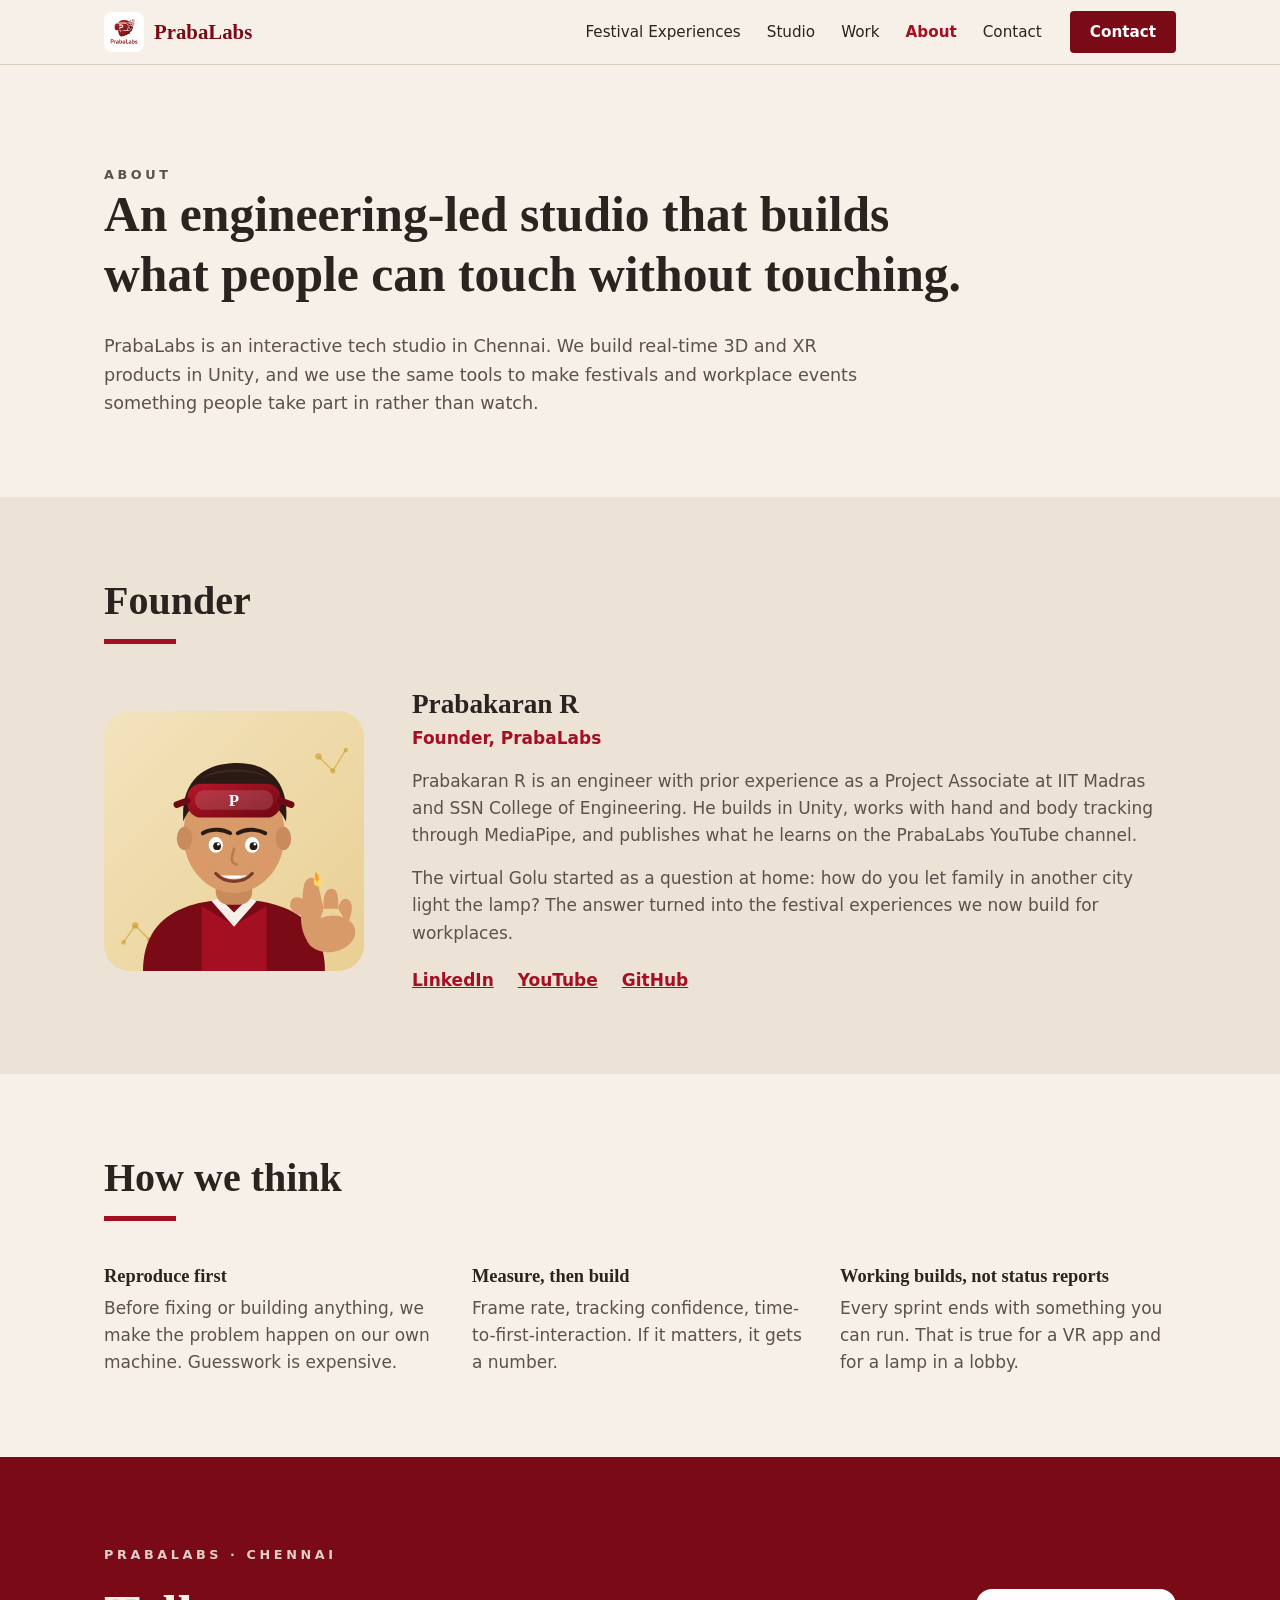
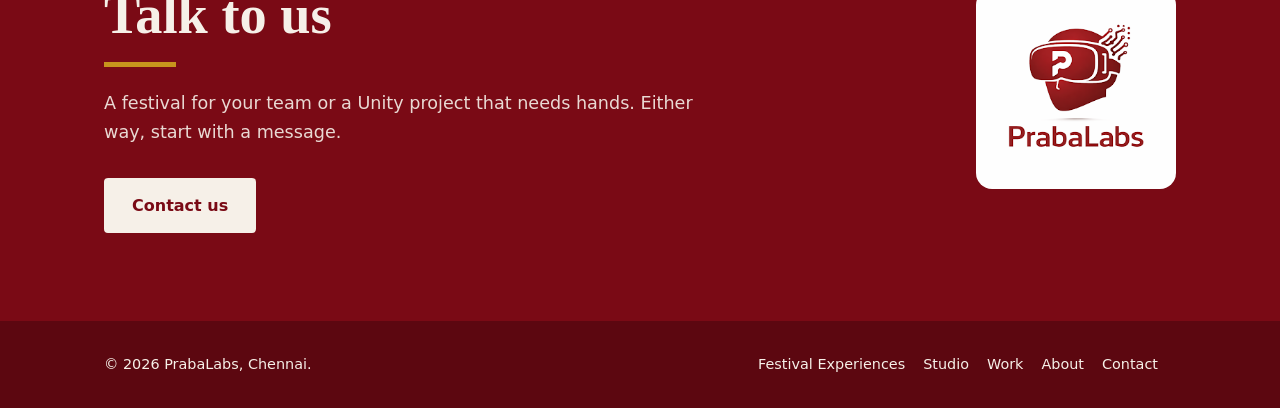
<file: about.html>
<!DOCTYPE html>
<html lang="en">
<head>
  <meta charset="utf-8">
  <meta name="viewport" content="width=device-width, initial-scale=1">
  <title>About | PrabaLabs</title>
  <meta name="description" content="PrabaLabs is an engineering-led interactive tech studio in Chennai founded by Prabakaran R, building touch-free festival experiences and Unity XR products.">
  <link rel="canonical" href="https://prabalabs.github.io/about.html">
  <meta property="og:title" content="About PrabaLabs">
  <meta property="og:description" content="An engineering-led interactive tech studio in Chennai.">
  <meta property="og:image" content="https://prabalabs.github.io/assets/logo.png">
  <meta property="og:type" content="website">
  <link rel="icon" href="assets/logo.png">
  <link rel="stylesheet" href="style.css">
</head>
<body>

  <header class="nav">
    <div class="wrap nav-inner">
      <a class="brand" href="index.html">
        <img src="assets/logo.png" alt="" width="40" height="40">
        <span>PrabaLabs</span>
      </a>
      <button class="nav-toggle" aria-label="Menu" aria-expanded="false"><span></span><span></span><span></span></button>
      <nav class="nav-links" aria-label="Main">
        <a href="festivals.html">Festival Experiences</a>
        <a href="services.html">Studio</a>
        <a href="work.html">Work</a>
        <a href="about.html" aria-current="page">About</a>
        <a href="contact.html">Contact</a>
      </nav>
      <a class="btn btn-small" href="contact.html">Contact</a>
    </div>
  </header>

  <main id="top">

    <section class="hero">
      <div class="wrap about">
        <p class="eyebrow">About</p>
        <h1>An engineering-led studio that builds what people can touch without touching.</h1>
        <p class="lead">PrabaLabs is an interactive tech studio in Chennai. We build real-time 3D and XR products in Unity, and we use the same tools to make festivals and workplace events something people take part in rather than watch.</p>
      </div>
    </section>

    <section class="section section-alt">
      <div class="wrap">
        <h2>Founder</h2>
        <div class="founder">
          <img src="assets/prabagaran.svg" alt="Cartoon portrait of Prabakaran R wearing a VR headset on his forehead and making the lamp-lighting pinch gesture" width="260" height="260">
          <div>
            <h3>Prabakaran R</h3>
            <p class="role">Founder, PrabaLabs</p>
            <p>Prabakaran R is an engineer with prior experience as a Project Associate at IIT Madras and SSN College of Engineering. He builds in Unity, works with hand and body tracking through MediaPipe, and publishes what he learns on the PrabaLabs YouTube channel.</p>
            <p>The virtual Golu started as a question at home: how do you let family in another city light the lamp? The answer turned into the festival experiences we now build for workplaces.</p>
            <p class="contact-links" style="margin-top:20px"><a href="https://www.linkedin.com/in/praba-in" target="_blank" rel="noopener">LinkedIn</a> <a href="https://www.youtube.com/@PrabaLabs" target="_blank" rel="noopener">YouTube</a> <a href="https://github.com/PrabaLabs" target="_blank" rel="noopener">GitHub</a></p>
          </div>
        </div>
      </div>
    </section>

    <section class="section">
      <div class="wrap">
        <h2>How we think</h2>
        <div class="values">
          <div>
            <h3>Reproduce first</h3>
            <p>Before fixing or building anything, we make the problem happen on our own machine. Guesswork is expensive.</p>
          </div>
          <div>
            <h3>Measure, then build</h3>
            <p>Frame rate, tracking confidence, time-to-first-interaction. If it matters, it gets a number.</p>
          </div>
          <div>
            <h3>Working builds, not status reports</h3>
            <p>Every sprint ends with something you can run. That is true for a VR app and for a lamp in a lobby.</p>
          </div>
        </div>
      </div>
    </section>

    <section class="contact">
      <div class="wrap contact-grid">
        <div>
          <p class="eyebrow">PrabaLabs · Chennai</p>
          <h2>Talk to us</h2>
          <p class="lead">A festival for your team or a Unity project that needs hands. Either way, start with a message.</p>
          <div class="actions">
            <a class="btn btn-light" href="contact.html">Contact us</a>
          </div>
        </div>
        <img class="contact-logo" src="assets/logo.png" alt="PrabaLabs logo" width="200" height="200" loading="lazy">
      </div>
    </section>

  </main>

  <footer class="footer">
    <div class="wrap">
      <p>© <span id="year">2026</span> PrabaLabs, Chennai.</p>
      <p><a href="festivals.html">Festival Experiences</a><a href="services.html">Studio</a><a href="work.html">Work</a><a href="about.html">About</a><a href="contact.html">Contact</a></p>
    </div>
  </footer>

  <script src="site.js"></script>
</body>
</html>
</file>
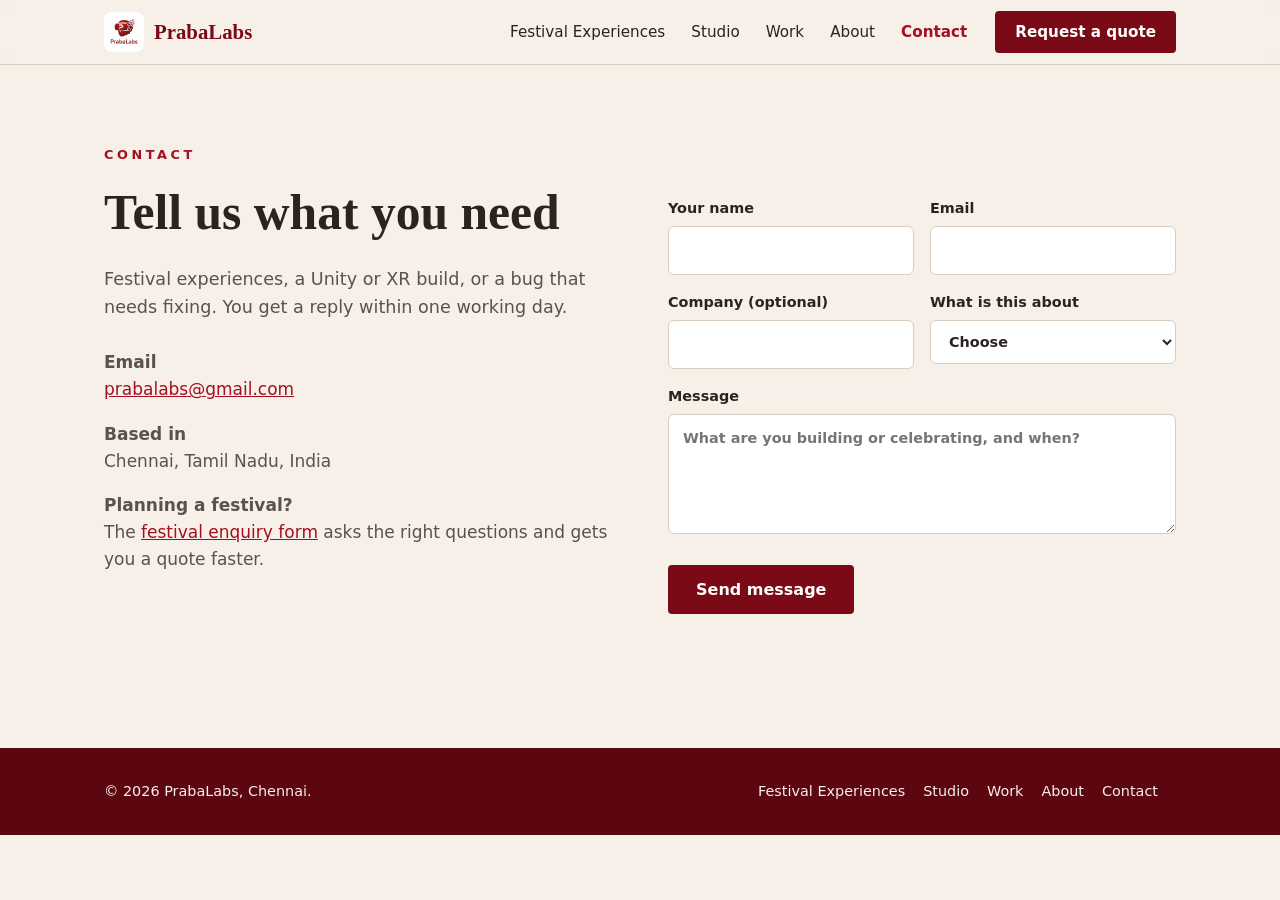
<file: contact.html>
<!DOCTYPE html>
<html lang="en">
<head>
  <meta charset="utf-8">
  <meta name="viewport" content="width=device-width, initial-scale=1">
  <title>Contact | PrabaLabs</title>
  <meta name="description" content="Contact PrabaLabs in Chennai for festival experiences, Unity and XR development, or troubleshooting. Reply within one working day.">
  <link rel="canonical" href="https://prabalabs.github.io/contact.html">
  <meta property="og:title" content="Contact PrabaLabs">
  <meta property="og:description" content="Festival experiences, Unity and XR development, troubleshooting. Reply within one working day.">
  <meta property="og:image" content="https://prabalabs.github.io/assets/logo.png">
  <meta property="og:type" content="website">
  <link rel="icon" href="assets/logo.png">
  <link rel="stylesheet" href="style.css">
</head>
<body>

  <header class="nav">
    <div class="wrap nav-inner">
      <a class="brand" href="index.html">
        <img src="assets/logo.png" alt="" width="40" height="40">
        <span>PrabaLabs</span>
      </a>
      <button class="nav-toggle" aria-label="Menu" aria-expanded="false"><span></span><span></span><span></span></button>
      <nav class="nav-links" aria-label="Main">
        <a href="festivals.html">Festival Experiences</a>
        <a href="services.html">Studio</a>
        <a href="work.html">Work</a>
        <a href="about.html">About</a>
        <a href="contact.html" aria-current="page">Contact</a>
      </nav>
      <a class="btn btn-small" href="festivals.html#enquire">Request a quote</a>
    </div>
  </header>

  <main id="top">

    <section class="section">
      <div class="wrap form-grid">
        <div>
          <p class="eyebrow">Contact</p>
          <h1>Tell us what you need</h1>
          <p class="lead">Festival experiences, a Unity or XR build, or a bug that needs fixing. You get a reply within one working day.</p>
          <p class="muted" style="margin-top:28px"><strong>Email</strong><br><a href="mailto:prabalabs@gmail.com">prabalabs@gmail.com</a></p>
          <p class="muted"><strong>Based in</strong><br>Chennai, Tamil Nadu, India</p>
          <p class="muted"><strong>Planning a festival?</strong><br>The <a href="festivals.html#enquire">festival enquiry form</a> asks the right questions and gets you a quote faster.</p>
          <p class="contact-links" style="margin-top:28px"><a href="https://www.linkedin.com/in/praba-in" target="_blank" rel="noopener">LinkedIn</a> <a href="https://www.youtube.com/@PrabaLabs" target="_blank" rel="noopener">YouTube</a> <a href="https://github.com/PrabaLabs" target="_blank" rel="noopener">GitHub</a></p>
        </div>
        <form class="form" data-web3forms action="https://api.web3forms.com/submit" method="POST">
          <input type="hidden" name="access_key" value="YOUR_WEB3FORMS_ACCESS_KEY">
          <input type="hidden" name="subject" value="Enquiry from the PrabaLabs website">
          <input type="hidden" name="from_name" value="PrabaLabs website">
          <input type="checkbox" name="botcheck" class="hp" tabindex="-1" autocomplete="off">
          <div class="row">
            <label>Your name<input type="text" name="name" required autocomplete="name"></label>
            <label>Email<input type="email" name="email" required autocomplete="email"></label>
          </div>
          <div class="row">
            <label>Company (optional)<input type="text" name="company" autocomplete="organization"></label>
            <label>What is this about
              <select name="topic" required>
                <option value="">Choose</option>
                <option>Festival experience</option>
                <option>Unity or XR development</option>
                <option>Troubleshooting a project</option>
                <option>Workshop or training</option>
                <option>Something else</option>
              </select>
            </label>
          </div>
          <label>Message<textarea name="message" required placeholder="What are you building or celebrating, and when?"></textarea></label>
          <button class="btn" type="submit">Send message</button>
          <p class="status" aria-live="polite"></p>
        </form>
      </div>
    </section>

  </main>

  <footer class="footer">
    <div class="wrap">
      <p>© <span id="year">2026</span> PrabaLabs, Chennai.</p>
      <p><a href="festivals.html">Festival Experiences</a><a href="services.html">Studio</a><a href="work.html">Work</a><a href="about.html">About</a><a href="contact.html">Contact</a></p>
    </div>
  </footer>

  <script src="site.js"></script>
</body>
</html>
</file>
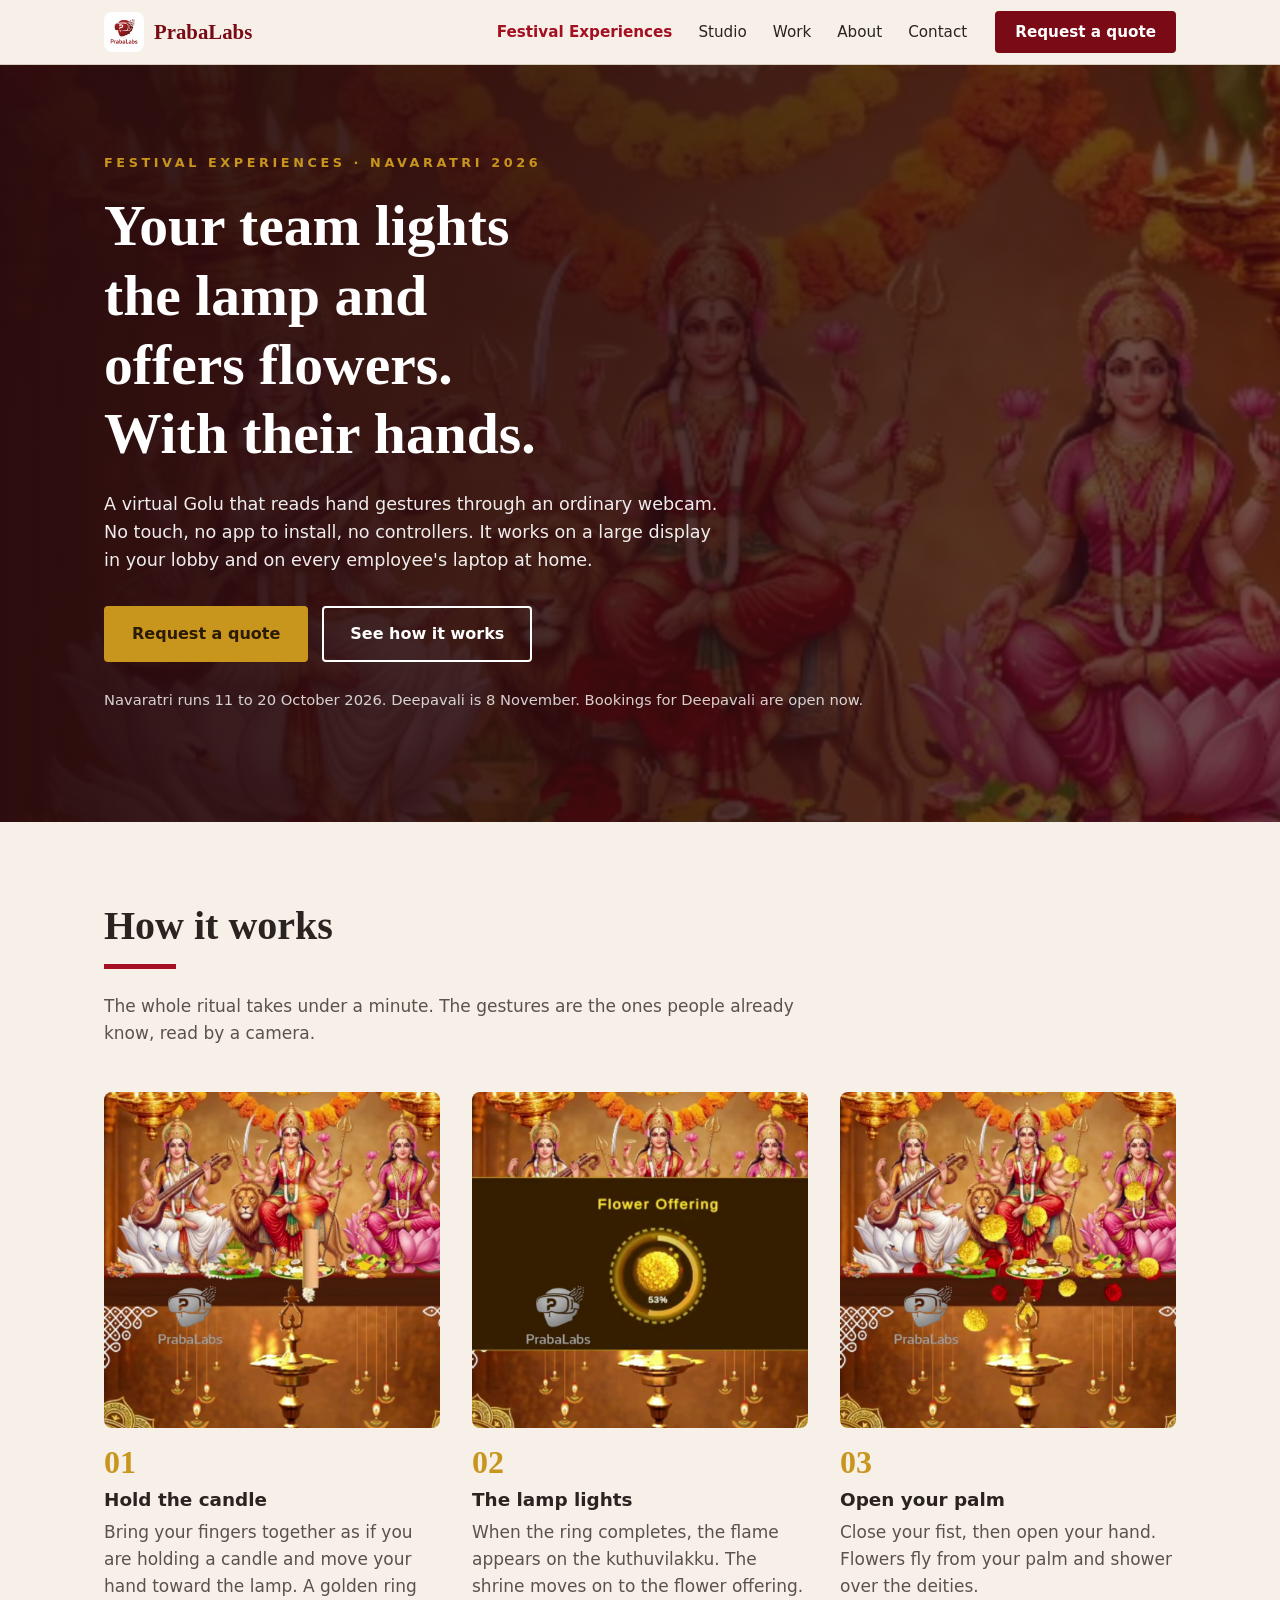
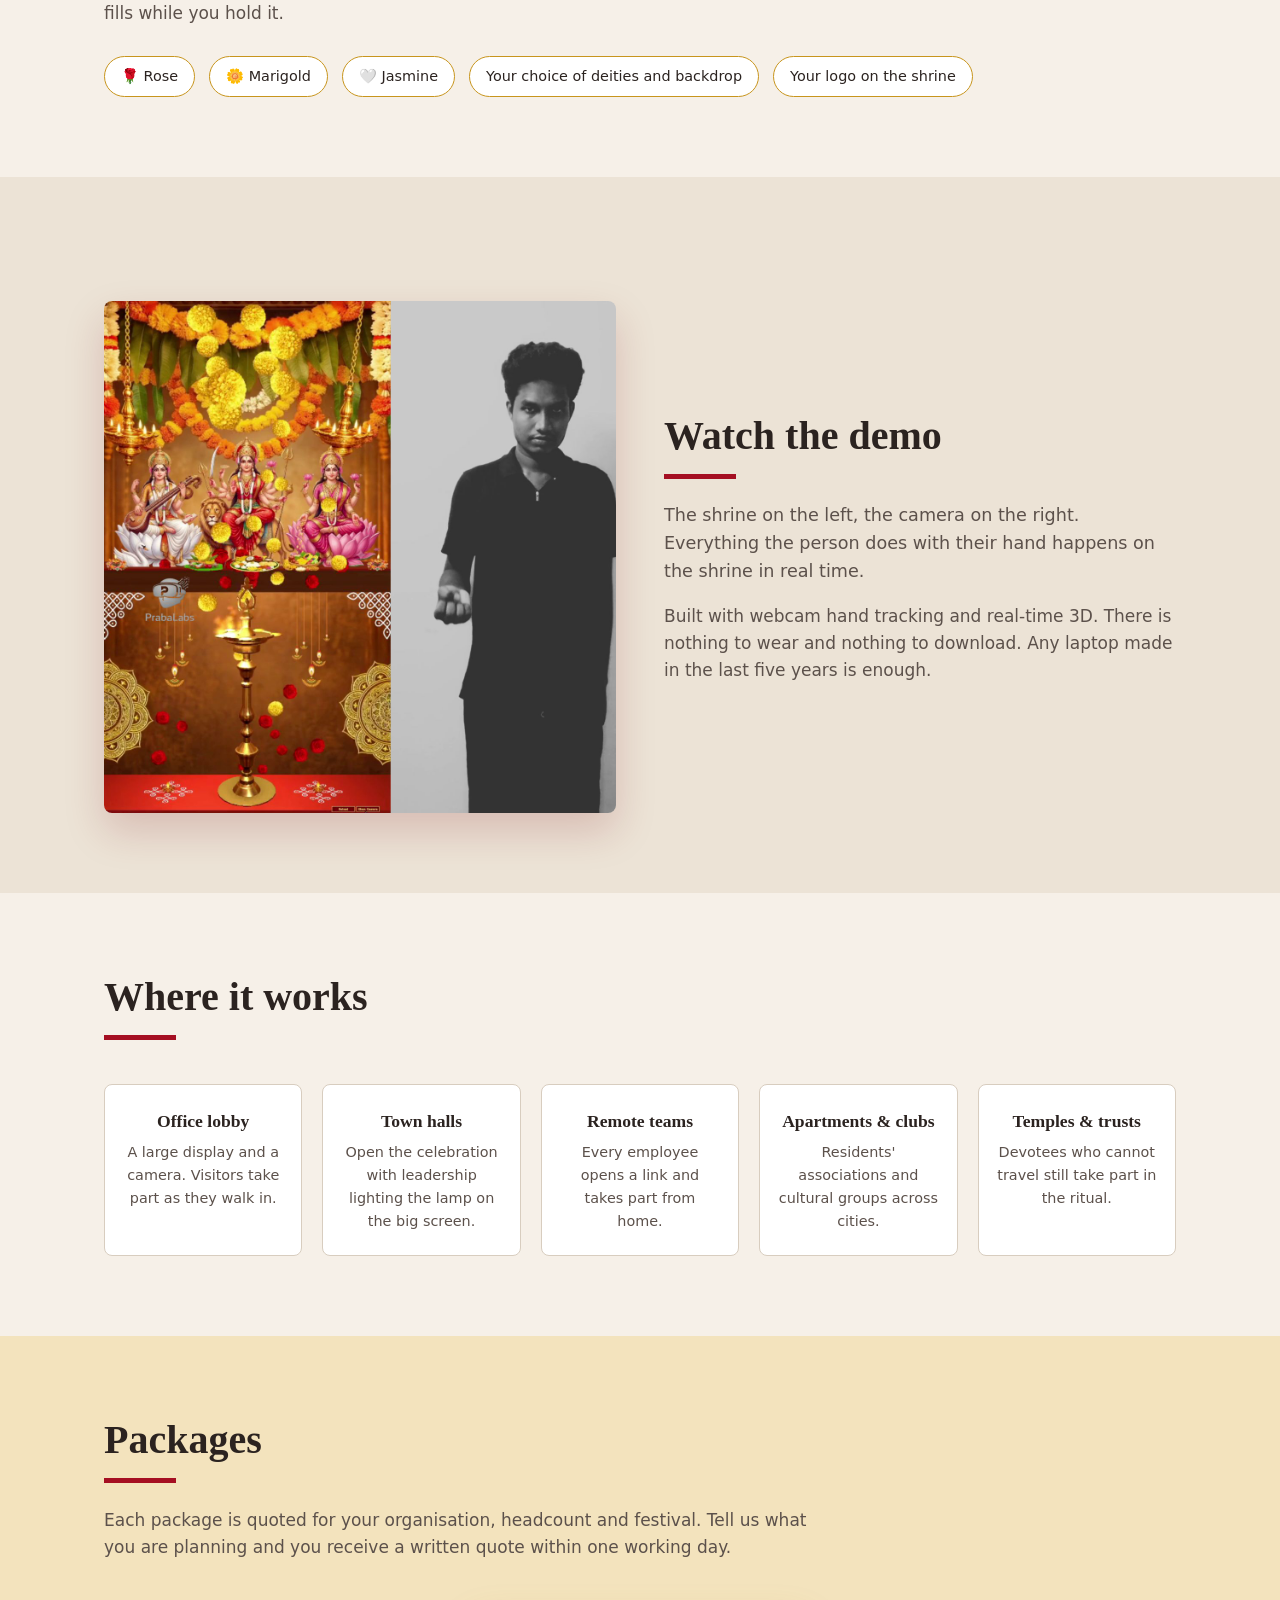
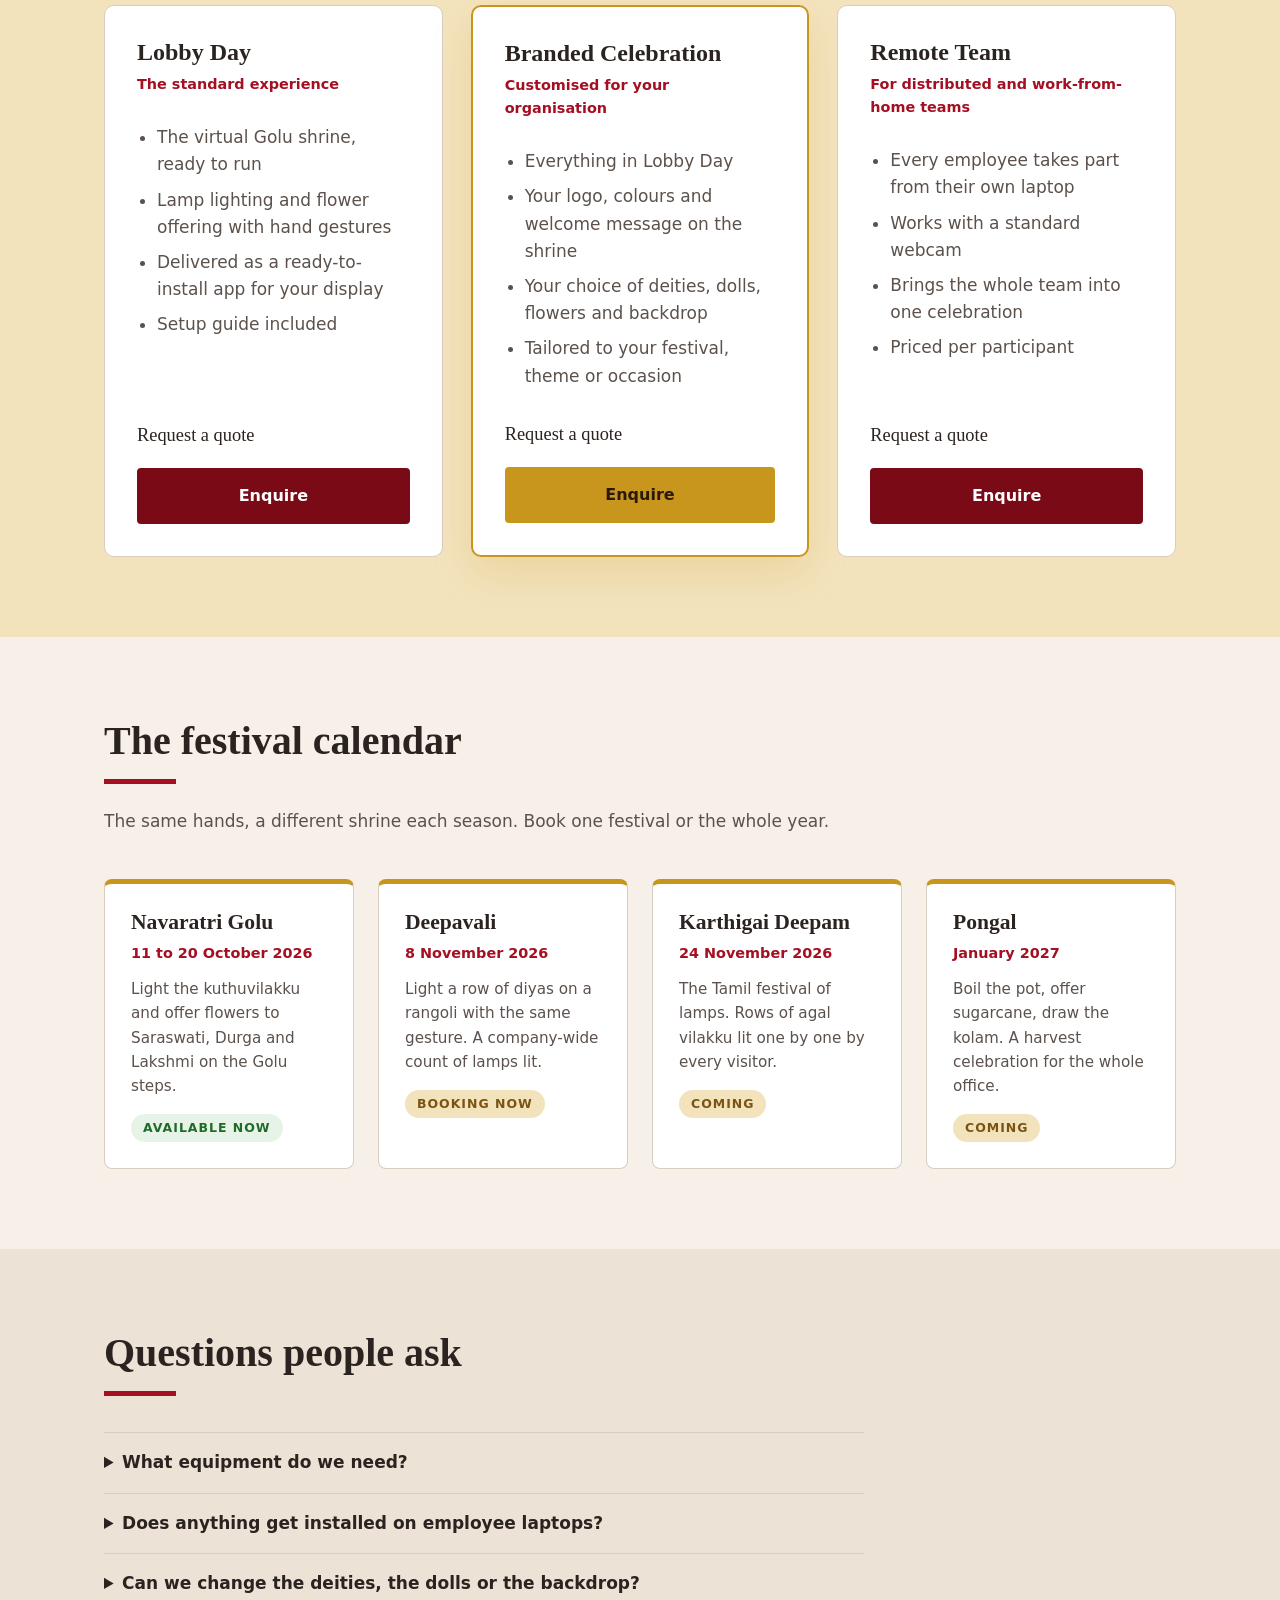
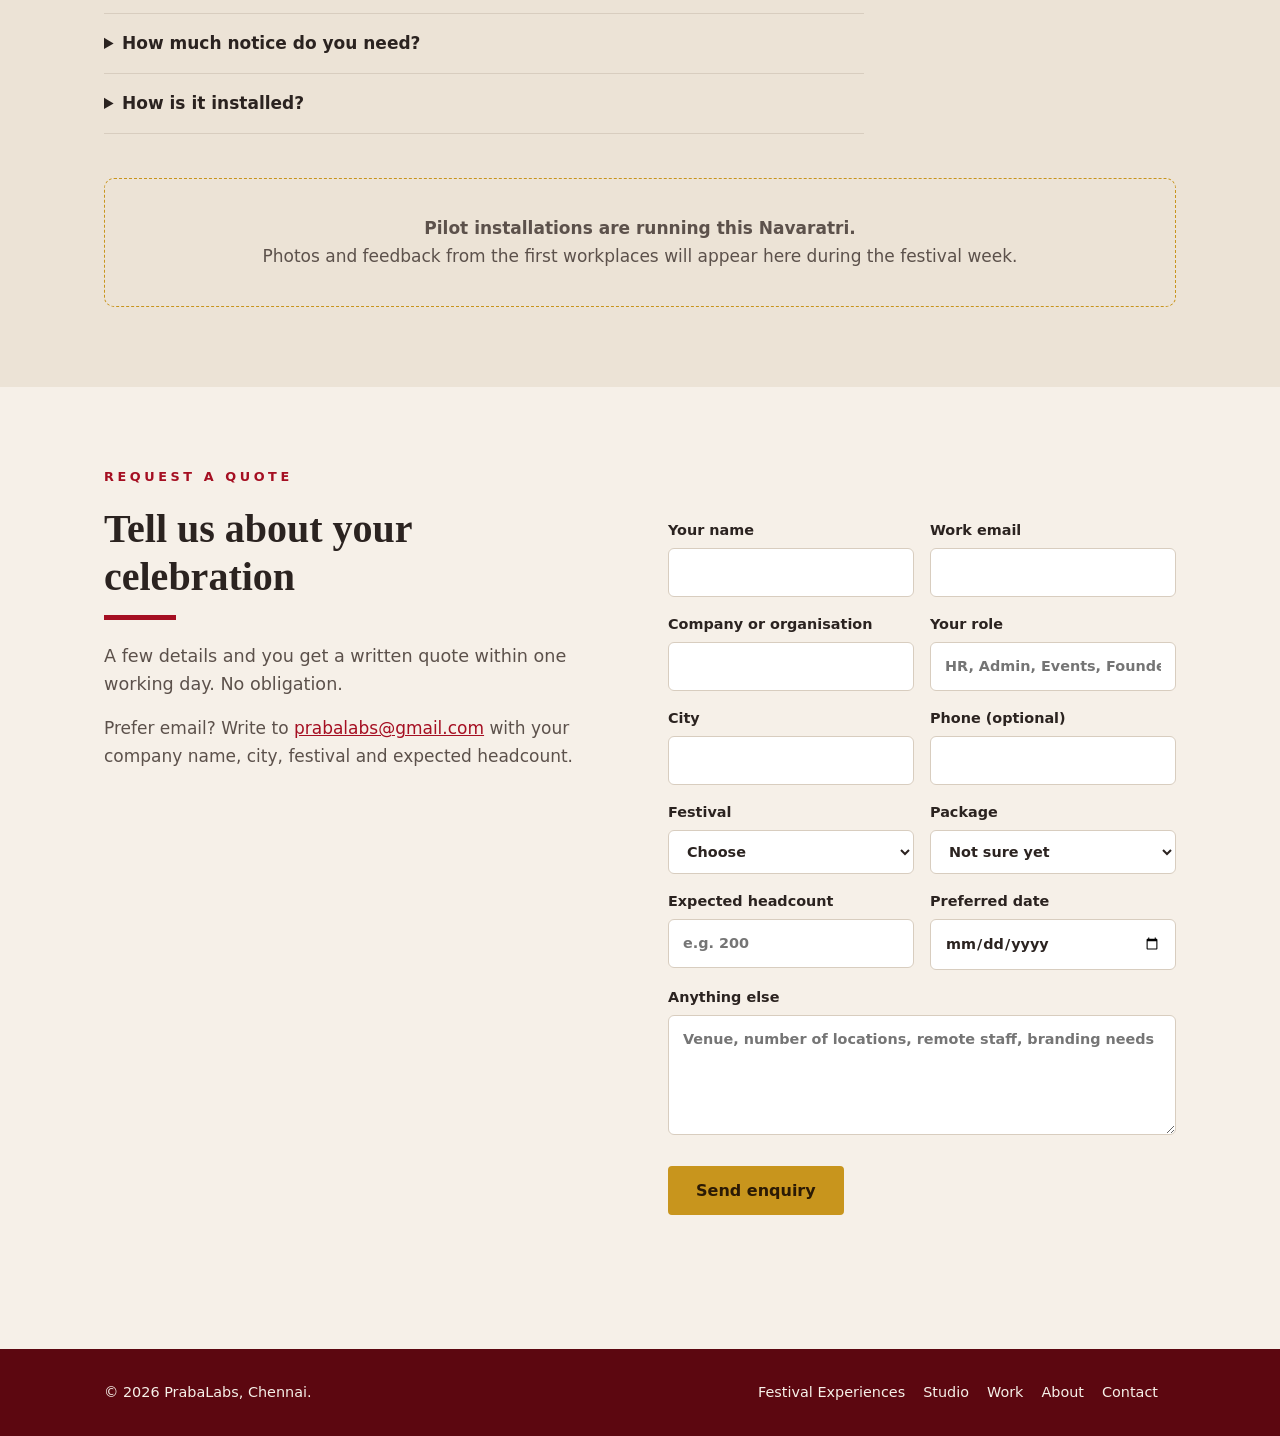
<file: festivals.html>
<!DOCTYPE html>
<html lang="en">
<head>
  <meta charset="utf-8">
  <meta name="viewport" content="width=device-width, initial-scale=1">
  <title>Virtual Golu and Festival Experiences for Workplaces | PrabaLabs</title>
  <meta name="description" content="A touch-free virtual Golu for offices and remote teams. Employees light the lamp and offer flowers with hand gestures through a webcam. Lobby installations, remote team licences and branded versions. Request a quote.">
  <link rel="canonical" href="https://prabalabs.github.io/festivals.html">
  <meta property="og:title" content="Virtual Golu: your team lights the lamp with their hands">
  <meta property="og:description" content="Touch-free festival experiences for offices, lobbies and remote teams. Navaratri now, Deepavali next.">
  <meta property="og:image" content="https://prabalabs.github.io/assets/festival/hero.jpg">
  <meta property="og:type" content="website">
  <meta name="twitter:card" content="summary_large_image">
  <link rel="icon" href="assets/logo.png">
  <link rel="stylesheet" href="style.css">
  <script type="application/ld+json">
  {"@context":"https://schema.org","@type":"Service","name":"Festival Experiences by PrabaLabs","serviceType":"Interactive festival installation","provider":{"@type":"Organization","name":"PrabaLabs","url":"https://prabalabs.github.io/"},"areaServed":"India","description":"Touch-free virtual Golu and festival experiences for workplaces, driven by webcam hand tracking."}
  </script>
</head>
<body>

  <header class="nav">
    <div class="wrap nav-inner">
      <a class="brand" href="index.html">
        <img src="assets/logo.png" alt="" width="40" height="40">
        <span>PrabaLabs</span>
      </a>
      <button class="nav-toggle" aria-label="Menu" aria-expanded="false"><span></span><span></span><span></span></button>
      <nav class="nav-links" aria-label="Main">
        <a href="festivals.html" aria-current="page">Festival Experiences</a>
        <a href="services.html">Studio</a>
        <a href="work.html">Work</a>
        <a href="about.html">About</a>
        <a href="contact.html">Contact</a>
      </nav>
      <a class="btn btn-small" href="#enquire">Request a quote</a>
    </div>
  </header>

  <main id="top">

    <section class="fest-hero">
      <img class="bg" src="assets/festival/hero.jpg" alt="">
      <div class="wrap">
        <p class="eyebrow">Festival Experiences · Navaratri 2026</p>
        <h1>Your team lights the lamp and offers flowers. With their hands.</h1>
        <p class="lead">A virtual Golu that reads hand gestures through an ordinary webcam. No touch, no app to install, no controllers. It works on a large display in your lobby and on every employee's laptop at home.</p>
        <div class="actions">
          <a class="btn btn-gold" href="#enquire">Request a quote</a>
          <a class="btn btn-ghost" style="color:#fff;border-color:#fff" href="#how">See how it works</a>
        </div>
        <p class="note">Navaratri runs 11 to 20 October 2026. Deepavali is 8 November. Bookings for Deepavali are open now.</p>
      </div>
    </section>

    <section id="how" class="section">
      <div class="wrap">
        <h2>How it works</h2>
        <p class="section-intro">The whole ritual takes under a minute. The gestures are the ones people already know, read by a camera.</p>
        <div class="how">
          <figure>
            <img src="assets/festival/step-lamp.jpg" alt="Brass kuthuvilakku lamp in front of the deities, with a progress ring filling as the gesture is held" width="900" height="900" loading="lazy">
            <span class="num">01</span>
            <h3>Hold the candle</h3>
            <p>Bring your fingers together as if you are holding a candle and move your hand toward the lamp. A golden ring fills while you hold it.</p>
          </figure>
          <figure>
            <img src="assets/festival/step-ring.jpg" alt="The lamp lit, with the Flower Offering prompt appearing" width="900" height="900" loading="lazy">
            <span class="num">02</span>
            <h3>The lamp lights</h3>
            <p>When the ring completes, the flame appears on the kuthuvilakku. The shrine moves on to the flower offering.</p>
          </figure>
          <figure>
            <img src="assets/festival/step-flowers.jpg" alt="Marigolds showering over Saraswati, Durga and Lakshmi" width="900" height="900" loading="lazy">
            <span class="num">03</span>
            <h3>Open your palm</h3>
            <p>Close your fist, then open your hand. Flowers fly from your palm and shower over the deities.</p>
          </figure>
        </div>
        <div class="flowers">
          <span>🌹 Rose</span><span>🌼 Marigold</span><span>🤍 Jasmine</span><span>Your choice of deities and backdrop</span><span>Your logo on the shrine</span>
        </div>
      </div>
    </section>

    <section class="section section-alt">
      <div class="wrap">
        <div class="case">
          <div data-youtube="YOUTUBE_ID" data-title="Virtual Golu demo by PrabaLabs" data-square>
            <img src="assets/festival/demo-split.jpg" alt="Split screen: the virtual Golu shrine on the left and the live webcam view of a person making the lamp gesture on the right" width="1200" height="1200" loading="lazy">
          </div>
          <div>
            <h2>Watch the demo</h2>
            <p class="lead">The shrine on the left, the camera on the right. Everything the person does with their hand happens on the shrine in real time.</p>
            <p>Built with webcam hand tracking and real-time 3D. There is nothing to wear and nothing to download. Any laptop made in the last five years is enough.</p>
          </div>
        </div>
      </div>
    </section>

    <section class="section">
      <div class="wrap">
        <h2>Where it works</h2>
        <div class="where">
          <div><strong>Office lobby</strong><span>A large display and a camera. Visitors take part as they walk in.</span></div>
          <div><strong>Town halls</strong><span>Open the celebration with leadership lighting the lamp on the big screen.</span></div>
          <div><strong>Remote teams</strong><span>Every employee opens a link and takes part from home.</span></div>
          <div><strong>Apartments &amp; clubs</strong><span>Residents' associations and cultural groups across cities.</span></div>
          <div><strong>Temples &amp; trusts</strong><span>Devotees who cannot travel still take part in the ritual.</span></div>
        </div>
      </div>
    </section>

    <section id="packages" class="section section-gold">
      <div class="wrap">
        <h2>Packages</h2>
        <p class="section-intro">Each package is quoted for your organisation, headcount and festival. Tell us what you are planning and you receive a written quote within one working day.</p>
        <div class="packages">
          <div class="package">
            <h3>Lobby Day</h3>
            <p class="for">The standard experience</p>
            <ul>
              <li>The virtual Golu shrine, ready to run</li>
              <li>Lamp lighting and flower offering with hand gestures</li>
              <li>Delivered as a ready-to-install app for your display</li>
              <li>Setup guide included</li>
            </ul>
            <p class="price">Request a quote</p>
            <a class="btn" href="#enquire">Enquire</a>
          </div>
          <div class="package featured">
            <h3>Branded Celebration</h3>
            <p class="for">Customised for your organisation</p>
            <ul>
              <li>Everything in Lobby Day</li>
              <li>Your logo, colours and welcome message on the shrine</li>
              <li>Your choice of deities, dolls, flowers and backdrop</li>
              <li>Tailored to your festival, theme or occasion</li>
            </ul>
            <p class="price">Request a quote</p>
            <a class="btn btn-gold" href="#enquire">Enquire</a>
          </div>
          <div class="package">
            <h3>Remote Team</h3>
            <p class="for">For distributed and work-from-home teams</p>
            <ul>
              <li>Every employee takes part from their own laptop</li>
              <li>Works with a standard webcam</li>
              <li>Brings the whole team into one celebration</li>
              <li>Priced per participant</li>
            </ul>
            <p class="price">Request a quote</p>
            <a class="btn" href="#enquire">Enquire</a>
          </div>
        </div>
      </div>
    </section>

    <section class="section">
      <div class="wrap">
        <h2>The festival calendar</h2>
        <p class="section-intro">The same hands, a different shrine each season. Book one festival or the whole year.</p>
        <div class="calendar">
          <div class="fest">
            <h3>Navaratri Golu</h3>
            <p class="when">11 to 20 October 2026</p>
            <p>Light the kuthuvilakku and offer flowers to Saraswati, Durga and Lakshmi on the Golu steps.</p>
            <span class="status status-ready">Available now</span>
          </div>
          <div class="fest">
            <h3>Deepavali</h3>
            <p class="when">8 November 2026</p>
            <p>Light a row of diyas on a rangoli with the same gesture. A company-wide count of lamps lit.</p>
            <span class="status status-soon">Booking now</span>
          </div>
          <div class="fest">
            <h3>Karthigai Deepam</h3>
            <p class="when">24 November 2026</p>
            <p>The Tamil festival of lamps. Rows of agal vilakku lit one by one by every visitor.</p>
            <span class="status status-soon">Coming</span>
          </div>
          <div class="fest">
            <h3>Pongal</h3>
            <p class="when">January 2027</p>
            <p>Boil the pot, offer sugarcane, draw the kolam. A harvest celebration for the whole office.</p>
            <span class="status status-soon">Coming</span>
          </div>
        </div>
      </div>
    </section>

    <section class="section section-alt">
      <div class="wrap">
        <h2>Questions people ask</h2>
        <div class="faq">
          <details>
            <summary>What equipment do we need?</summary>
            <p>A large display and a camera for the lobby version. A laptop with a webcam for the remote version. No special hardware.</p>
          </details>
          <details>
            <summary>Does anything get installed on employee laptops?</summary>
            <p>No. The remote version opens in a browser. Nothing is downloaded and no camera footage is stored or sent anywhere. Tracking happens on the device.</p>
          </details>
          <details>
            <summary>Can we change the deities, the dolls or the backdrop?</summary>
            <p>Yes. The shrine, the deities, the flowers and the backdrop can all be changed, and your logo and welcome message can be added.</p>
          </details>
          <details>
            <summary>How much notice do you need?</summary>
            <p>One week for a lobby day with the standard shrine. Two to three weeks for a branded version. Deepavali bookings should be confirmed by the last week of October.</p>
          </details>
          <details>
            <summary>How is it installed?</summary>
            <p>We deliver the app with a setup guide. Installation is straightforward and is handled by your IT team. We do not provide on-site installation.</p>
          </details>
        </div>
        <div class="proof">
          <strong>Pilot installations are running this Navaratri.</strong><br>Photos and feedback from the first workplaces will appear here during the festival week.
        </div>
      </div>
    </section>

    <section id="enquire" class="section">
      <div class="wrap form-grid">
        <div>
          <p class="eyebrow">Request a quote</p>
          <h2>Tell us about your celebration</h2>
          <p class="lead">A few details and you get a written quote within one working day. No obligation.</p>
          <p class="muted">Prefer email? Write to <a href="mailto:prabalabs@gmail.com?subject=Festival%20experience%20enquiry">prabalabs@gmail.com</a> with your company name, city, festival and expected headcount.</p>
        </div>
        <form class="form" data-web3forms action="https://api.web3forms.com/submit" method="POST">
          <input type="hidden" name="access_key" value="YOUR_WEB3FORMS_ACCESS_KEY">
          <input type="hidden" name="subject" value="Festival experience enquiry from the website">
          <input type="hidden" name="from_name" value="PrabaLabs website">
          <input type="checkbox" name="botcheck" class="hp" tabindex="-1" autocomplete="off">
          <div class="row">
            <label>Your name<input type="text" name="name" required autocomplete="name"></label>
            <label>Work email<input type="email" name="email" required autocomplete="email"></label>
          </div>
          <div class="row">
            <label>Company or organisation<input type="text" name="company" required autocomplete="organization"></label>
            <label>Your role<input type="text" name="role" placeholder="HR, Admin, Events, Founder"></label>
          </div>
          <div class="row">
            <label>City<input type="text" name="city" required></label>
            <label>Phone (optional)<input type="tel" name="phone" autocomplete="tel"></label>
          </div>
          <div class="row">
            <label>Festival
              <select name="festival" required>
                <option value="">Choose</option>
                <option>Navaratri Golu</option>
                <option>Deepavali</option>
                <option>Karthigai Deepam</option>
                <option>Pongal</option>
                <option>Another festival or event</option>
              </select>
            </label>
            <label>Package
              <select name="package">
                <option value="">Not sure yet</option>
                <option>Lobby Day</option>
                <option>Branded Celebration</option>
                <option>Remote Team</option>
              </select>
            </label>
          </div>
          <div class="row">
            <label>Expected headcount<input type="number" name="headcount" min="1" placeholder="e.g. 200"></label>
            <label>Preferred date<input type="date" name="date"></label>
          </div>
          <label>Anything else<textarea name="message" placeholder="Venue, number of locations, remote staff, branding needs"></textarea></label>
          <button class="btn btn-gold" type="submit">Send enquiry</button>
          <p class="status" aria-live="polite"></p>
        </form>
      </div>
    </section>

  </main>

  <footer class="footer">
    <div class="wrap">
      <p>© <span id="year">2026</span> PrabaLabs, Chennai.</p>
      <p><a href="festivals.html">Festival Experiences</a><a href="services.html">Studio</a><a href="work.html">Work</a><a href="about.html">About</a><a href="contact.html">Contact</a></p>
    </div>
  </footer>

  <script src="site.js"></script>
</body>
</html>
</file>
<file: style.css>
:root {
  --cream: #f6f0e8;
  --cream-dark: #ece3d6;
  --maroon: #7a0a15;
  --red: #a50f22;
  --gold: #c8951d;
  --gold-soft: #f3e3bd;
  --ink: #2b2320;
  --muted: #5c514b;
  --rule: #d8cdbf;
  --serif: Georgia, "Times New Roman", serif;
  --sans: "Segoe UI", system-ui, -apple-system, Roboto, Helvetica, Arial, sans-serif;
}

* { box-sizing: border-box; }

html { scroll-behavior: smooth; scroll-padding-top: 80px; }

body {
  margin: 0;
  background: var(--cream);
  color: var(--ink);
  font-family: var(--sans);
  font-size: 17px;
  line-height: 1.6;
}

img { max-width: 100%; height: auto; display: block; }

a { color: var(--red); }

.wrap { max-width: 1120px; margin: 0 auto; padding: 0 24px; }

h1, h2, h3 { margin: 0; line-height: 1.2; }

h1, h2, blockquote { font-family: var(--serif); }

h1 { font-size: clamp(2rem, 4.2vw, 3.1rem); font-weight: 700; text-wrap: balance; }

h2 { font-size: clamp(1.8rem, 3.4vw, 2.5rem); }

h2::after {
  content: "";
  display: block;
  width: 72px;
  height: 5px;
  margin-top: 14px;
  background: var(--red);
}

h2.center { text-align: center; }
h2.center::after { margin-left: auto; margin-right: auto; }

h3 { font-size: 1.15rem; }

.eyebrow {
  margin: 0 0 18px;
  color: var(--red);
  font-size: 0.8rem;
  font-weight: 700;
  letter-spacing: 0.28em;
  text-transform: uppercase;
}

.lead { margin: 22px 0 0; max-width: 56ch; color: var(--muted); font-size: 1.1rem; }

.muted { color: var(--muted); }

/* Navigation */

.nav {
  position: sticky;
  top: 0;
  z-index: 10;
  background: rgba(246, 240, 232, 0.94);
  backdrop-filter: blur(8px);
  border-bottom: 1px solid var(--rule);
}

.nav-inner { position: relative; display: flex; align-items: center; gap: 28px; height: 64px; }

.brand {
  display: flex;
  align-items: center;
  gap: 10px;
  margin-right: auto;
  color: var(--maroon);
  font-family: var(--serif);
  font-size: 1.3rem;
  font-weight: 700;
  text-decoration: none;
}

.brand img { border-radius: 8px; }

.nav-links { display: flex; gap: 26px; }

.nav-links a { color: var(--ink); font-size: 0.95rem; text-decoration: none; }

.nav-links a:hover, .nav-links a[aria-current="page"] { color: var(--red); }

.nav-links a[aria-current="page"] { font-weight: 600; }

.nav-toggle {
  display: none;
  width: 42px;
  height: 42px;
  padding: 0;
  border: 1px solid var(--rule);
  border-radius: 6px;
  background: transparent;
  cursor: pointer;
}

.nav-toggle span {
  display: block;
  width: 20px;
  height: 2px;
  margin: 4px auto;
  background: var(--ink);
}

/* Buttons */

.btn {
  display: inline-block;
  padding: 13px 26px;
  border: 2px solid var(--maroon);
  border-radius: 4px;
  background: var(--maroon);
  color: #fff;
  font-weight: 600;
  text-decoration: none;
  cursor: pointer;
  font-size: 1rem;
  font-family: inherit;
  transition: background 0.15s, color 0.15s;
}

.btn:hover { background: var(--red); border-color: var(--red); }

.btn-small { padding: 7px 18px; font-size: 0.95rem; }

.btn-ghost { background: transparent; color: var(--maroon); }

.btn-ghost:hover { background: var(--maroon); border-color: var(--maroon); color: #fff; }

.btn-light { background: var(--cream); border-color: var(--cream); color: var(--maroon); }

.btn-light:hover { background: #fff; border-color: #fff; }

.btn-gold { background: var(--gold); border-color: var(--gold); color: #2b1a05; }

.btn-gold:hover { background: #dca72a; border-color: #dca72a; }

.actions { display: flex; flex-wrap: wrap; gap: 14px; margin-top: 32px; }

/* Hero */

.hero { padding: 72px 0 80px; }

.hero-grid { display: grid; grid-template-columns: 1.05fr 1fr; gap: 56px; align-items: center; }

.feature { margin: 0; }

.feature figcaption { margin-top: 12px; color: var(--muted); font-size: 0.92rem; }

/* Home: two front doors */

.doors { display: grid; grid-template-columns: 1fr 1fr; gap: 28px; margin-top: 44px; }

.door {
  position: relative;
  display: flex;
  flex-direction: column;
  justify-content: flex-end;
  min-height: 380px;
  padding: 32px;
  border-radius: 10px;
  overflow: hidden;
  color: #fff;
  text-decoration: none;
  background: linear-gradient(160deg, #3a1a1d, #1c0f10);
  isolation: isolate;
}

.door img { position: absolute; inset: 0; width: 100%; height: 100%; object-fit: cover; z-index: -2; transition: transform 0.4s; }

.door::before {
  content: "";
  position: absolute;
  inset: 0;
  z-index: -1;
  background: linear-gradient(180deg, rgba(20, 8, 6, 0.15) 0%, rgba(20, 8, 6, 0.78) 45%, rgba(20, 8, 6, 0.94) 100%);
}

.door:hover img { transform: scale(1.04); }

.door .eyebrow { color: var(--gold); margin-bottom: 10px; }

.door h3 { font-family: var(--serif); font-size: 1.7rem; }

.door p { margin: 10px 0 0; opacity: 0.9; max-width: 40ch; }

.door .arrow { margin-top: 18px; color: var(--gold); font-weight: 600; }

/* Video thumbnails */

.video {
  position: relative;
  display: block;
  width: 100%;
  aspect-ratio: 16 / 9;
  padding: 0;
  border: 0;
  border-radius: 6px;
  overflow: hidden;
  background: var(--ink);
  cursor: pointer;
}

.video img { width: 100%; height: 100%; object-fit: cover; transition: transform 0.3s; }

.video:hover img { transform: scale(1.03); }

.play {
  position: absolute;
  inset: 0;
  margin: auto;
  width: 64px;
  height: 64px;
  border-radius: 50%;
  background: var(--red);
  box-shadow: 0 4px 18px rgba(0, 0, 0, 0.35);
}

.play::after {
  content: "";
  position: absolute;
  top: 50%;
  left: 54%;
  transform: translate(-50%, -50%);
  border-style: solid;
  border-width: 11px 0 11px 18px;
  border-color: transparent transparent transparent #fff;
}

.video-frame { cursor: default; }

.feature .video { box-shadow: 0 18px 40px rgba(122, 10, 21, 0.22); }

.video-square { aspect-ratio: 1; }

/* Sections */

.section { padding: 80px 0; }

.section-alt { background: var(--cream-dark); }

.section-gold { background: var(--gold-soft); }

.section-intro { max-width: 68ch; margin: 24px 0 0; color: var(--muted); }

.section-head { display: flex; align-items: end; justify-content: space-between; gap: 24px; flex-wrap: wrap; }

/* Cards */

.cards { display: grid; grid-template-columns: repeat(3, 1fr); gap: 32px; margin-top: 44px; }

.card h3 { margin-top: 16px; }

.card p { margin: 8px 0 0; color: var(--muted); font-size: 0.97rem; }

.card .tags { color: var(--red); font-size: 0.82rem; font-weight: 600; letter-spacing: 0.02em; }

.card-link {
  display: flex;
  flex-direction: column;
  justify-content: center;
  padding: 28px;
  border: 1px solid var(--rule);
  border-left: 5px solid var(--red);
  border-radius: 6px;
  color: var(--ink);
  text-decoration: none;
}

.card-link h3 { margin-top: 0; font-family: var(--serif); font-size: 1.4rem; }

.card-link .arrow { margin-top: 18px; color: var(--red); font-weight: 600; }

.card-link:hover { background: #fff; }

/* Case study */

.case { display: grid; grid-template-columns: 1fr 1fr; gap: 48px; align-items: center; margin-top: 44px; }

.case img { border-radius: 8px; box-shadow: 0 18px 40px rgba(122, 10, 21, 0.18); }

.case h3 { font-family: var(--serif); font-size: 1.6rem; }

.case p { color: var(--muted); }

.case dl { display: grid; grid-template-columns: auto 1fr; gap: 6px 18px; margin: 22px 0 0; font-size: 0.95rem; }

.case dt { color: var(--red); font-weight: 700; }

.case dd { margin: 0; color: var(--muted); }

/* Services */

.services { display: grid; grid-template-columns: repeat(2, 1fr); gap: 36px 56px; margin-top: 44px; }

.service { padding-left: 22px; border-left: 5px solid var(--red); }

.service p { margin: 8px 0 0; color: var(--muted); }

.expertise { margin: 48px 0 0; padding-top: 22px; border-top: 1px solid var(--rule); color: var(--muted); }

.expertise strong { color: var(--ink); }

/* Process */

.steps { display: grid; grid-template-columns: repeat(3, 1fr); gap: 0; margin: 44px 0 0; padding: 0; list-style: none; }

.steps li { padding: 0 36px; border-left: 1px solid var(--rule); }

.steps li:first-child { padding-left: 0; border-left: 0; }

.steps .num { display: block; color: var(--red); font-family: var(--serif); font-size: 2.8rem; font-weight: 700; line-height: 1; }

.steps .num::after { content: ""; display: block; width: 44px; height: 4px; margin: 16px 0 20px; background: var(--red); }

.steps p { margin: 10px 0 0; color: var(--muted); }

/* Festival page */

.fest-hero {
  position: relative;
  padding: 88px 0 96px;
  color: #fff;
  background: #2a0b0e;
  overflow: hidden;
}

.fest-hero .bg {
  position: absolute;
  inset: 0;
  width: 100%;
  height: 100%;
  object-fit: cover;
  object-position: center 30%;
  opacity: 0.45;
}

.fest-hero::after {
  content: "";
  position: absolute;
  inset: 0;
  background: linear-gradient(90deg, rgba(42, 11, 14, 0.94) 0%, rgba(42, 11, 14, 0.6) 60%, rgba(42, 11, 14, 0.25) 100%);
}

.fest-hero .wrap { position: relative; z-index: 1; }

.fest-hero .eyebrow { color: var(--gold); }

.fest-hero h1 { font-size: clamp(2.2rem, 5vw, 3.6rem); max-width: 18ch; }

.fest-hero .lead { color: #fff; opacity: 0.92; }

.fest-hero .note { margin-top: 26px; font-size: 0.92rem; opacity: 0.8; }

.how { display: grid; grid-template-columns: repeat(3, 1fr); gap: 32px; margin-top: 44px; }

.how figure { margin: 0; }

.how img { border-radius: 8px; aspect-ratio: 1; object-fit: cover; }

.how .num { display: inline-block; margin-top: 18px; color: var(--gold); font-family: var(--serif); font-size: 2rem; font-weight: 700; line-height: 1; }

.how h3 { margin-top: 8px; }

.how p { margin: 8px 0 0; color: var(--muted); }

.flowers { display: flex; gap: 14px; margin-top: 28px; flex-wrap: wrap; }

.flowers span { padding: 8px 16px; border: 1px solid var(--gold); border-radius: 999px; font-size: 0.9rem; color: var(--ink); background: #fff; }

.calendar { display: grid; grid-template-columns: repeat(4, 1fr); gap: 24px; margin-top: 44px; }

.fest {
  padding: 26px;
  border: 1px solid var(--rule);
  border-top: 5px solid var(--gold);
  border-radius: 8px;
  background: #fff;
}

.fest h3 { font-family: var(--serif); font-size: 1.35rem; }

.fest .when { margin: 6px 0 0; color: var(--red); font-weight: 600; font-size: 0.9rem; }

.fest p { margin: 12px 0 0; color: var(--muted); font-size: 0.95rem; }

.fest .status { display: inline-block; margin-top: 16px; padding: 4px 12px; border-radius: 999px; font-size: 0.78rem; font-weight: 700; letter-spacing: 0.08em; text-transform: uppercase; }

.status-ready { background: #e6f3e6; color: #1f6b2a; }

.status-soon { background: var(--gold-soft); color: #7a5410; }

.packages { display: grid; grid-template-columns: repeat(3, 1fr); gap: 28px; margin-top: 44px; }

.package {
  display: flex;
  flex-direction: column;
  padding: 32px;
  border-radius: 10px;
  background: #fff;
  border: 1px solid var(--rule);
}

.package.featured { border: 2px solid var(--gold); box-shadow: 0 18px 40px rgba(200, 149, 29, 0.18); }

.package h3 { font-family: var(--serif); font-size: 1.5rem; }

.package .for { margin: 6px 0 0; color: var(--red); font-size: 0.9rem; font-weight: 600; }

.package ul { margin: 20px 0 0; padding: 0 0 0 20px; color: var(--muted); }

.package li { margin: 8px 0; }

.package .price { margin: auto 0 0; padding-top: 22px; font-family: var(--serif); font-size: 1.15rem; color: var(--ink); }

.package .btn { margin-top: 18px; text-align: center; }

.where { display: grid; grid-template-columns: repeat(5, 1fr); gap: 20px; margin-top: 44px; }

.where div { padding: 22px 18px; border-radius: 8px; background: #fff; border: 1px solid var(--rule); text-align: center; }

.where strong { display: block; font-family: var(--serif); font-size: 1.1rem; }

.where span { display: block; margin-top: 6px; color: var(--muted); font-size: 0.9rem; }

.proof { margin-top: 44px; padding: 36px; border: 1px dashed var(--gold); border-radius: 10px; text-align: center; color: var(--muted); }

.faq { max-width: 760px; margin-top: 36px; }

.faq details { border-top: 1px solid var(--rule); padding: 16px 0; }

.faq details:last-child { border-bottom: 1px solid var(--rule); }

.faq summary { cursor: pointer; font-weight: 600; }

.faq p { margin: 10px 0 0; color: var(--muted); }

/* Forms */

.form-grid { display: grid; grid-template-columns: 1fr 1fr; gap: 56px; align-items: start; }

.form { margin-top: 36px; }

.form .row { display: grid; grid-template-columns: 1fr 1fr; gap: 16px; }

.form label { display: block; margin-top: 16px; font-size: 0.9rem; font-weight: 600; }

.form input, .form select, .form textarea {
  width: 100%;
  margin-top: 6px;
  padding: 12px 14px;
  border: 1px solid var(--rule);
  border-radius: 6px;
  background: #fff;
  font: inherit;
  color: var(--ink);
}

.form input:focus, .form select:focus, .form textarea:focus { outline: 2px solid var(--gold); border-color: var(--gold); }

.form textarea { min-height: 120px; resize: vertical; }

.form .btn { margin-top: 24px; }

.form .status { margin-top: 16px; font-size: 0.95rem; min-height: 1.5em; }

.form .ok { color: #1f6b2a; }

.form .err { color: var(--red); }

.hp { position: absolute; left: -9999px; }

/* About */

.about blockquote {
  margin: 40px 0 0;
  padding-left: 28px;
  border-left: 6px solid var(--red);
  font-size: clamp(1.5rem, 3vw, 2.1rem);
  line-height: 1.3;
  max-width: 34ch;
}

.about p { max-width: 68ch; margin: 28px 0 0; color: var(--muted); }

.founder { display: grid; grid-template-columns: 260px 1fr; gap: 48px; align-items: center; margin-top: 44px; }

.founder img { border-radius: 16px; }

.founder h3 { font-family: var(--serif); font-size: 1.7rem; }

.founder .role { margin: 4px 0 0; color: var(--red); font-weight: 600; }

.founder p { margin: 16px 0 0; color: var(--muted); }

.founder .contact-links a { color: var(--red); }

.values { display: grid; grid-template-columns: repeat(3, 1fr); gap: 32px; margin-top: 44px; }

.values h3 { font-family: var(--serif); }

.values p { margin: 8px 0 0; color: var(--muted); }

/* Contact band */

.contact { padding: 88px 0; background: var(--maroon); color: var(--cream); }

.contact .eyebrow { color: var(--cream); opacity: 0.85; }

.contact h2 { font-size: clamp(2.2rem, 5vw, 3.4rem); }

.contact h2::after { background: var(--gold); }

.contact .lead { color: var(--cream); opacity: 0.9; }

.contact-grid { display: grid; grid-template-columns: 1fr auto; gap: 48px; align-items: center; }

.contact-logo { border-radius: 16px; }

.contact-links { display: flex; gap: 24px; margin: 26px 0 0; }

.contact-links a { color: var(--cream); font-weight: 600; }

/* Footer */

.footer { padding: 32px 0; background: #5c0710; color: var(--cream); font-size: 0.9rem; }

.footer .wrap { display: flex; flex-wrap: wrap; gap: 12px 32px; justify-content: space-between; }

.footer p { margin: 0; }

.footer a { color: var(--cream); text-decoration: none; margin-right: 18px; }

.footer a:hover { text-decoration: underline; }

/* Smaller screens */

@media (max-width: 900px) {
  .hero { padding: 48px 0 56px; }
  .hero-grid, .doors, .case, .form-grid, .founder { grid-template-columns: 1fr; gap: 36px; }
  .cards, .how, .packages, .values { grid-template-columns: repeat(2, 1fr); }
  .calendar { grid-template-columns: repeat(2, 1fr); }
  .where { grid-template-columns: repeat(3, 1fr); }
  .steps { grid-template-columns: 1fr; gap: 36px; }
  .steps li, .steps li:first-child { padding: 0; border-left: 0; }
  .section { padding: 60px 0; }
  .door { min-height: 300px; }
  .founder { justify-items: start; }
  .founder img { width: 200px; }
}

@media (max-width: 640px) {
  .nav-toggle { display: block; }
  .nav .btn-small { display: none; }
  .nav-links {
    display: none;
    position: absolute;
    top: 64px;
    left: -24px;
    right: -24px;
    flex-direction: column;
    gap: 0;
    padding: 8px 24px 16px;
    background: var(--cream);
    border-bottom: 1px solid var(--rule);
  }
  .nav-links.open { display: flex; }
  .nav-links a { padding: 12px 0; border-top: 1px solid var(--rule); }
  .cards, .services, .how, .packages, .calendar, .values, .where { grid-template-columns: 1fr; }
  .contact-grid { grid-template-columns: 1fr; }
  .contact-logo { width: 120px; height: 120px; }
  .btn { text-align: center; }
  .form .row { grid-template-columns: 1fr; }
  .fest-hero { padding: 64px 0 72px; }
  .fest-hero::after { background: rgba(42, 11, 14, 0.82); }
}
</file>
